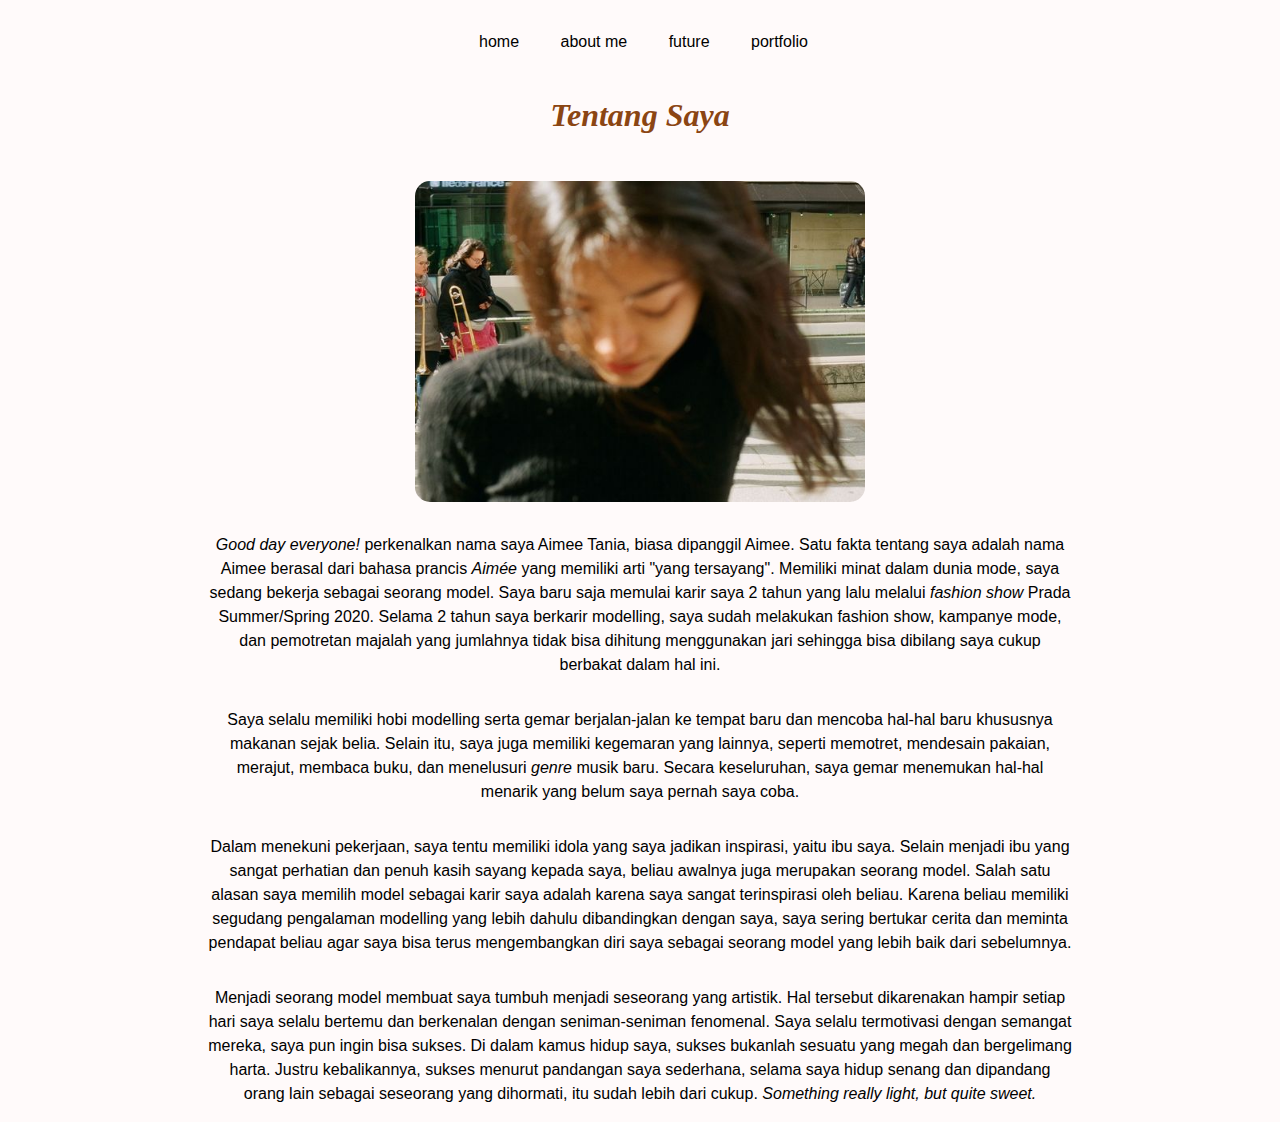
<file: about.html>
<!DOCTYPE html>
<html>
<link rel="shortcut icon" type="x-icon" href="foto/icon2.png">
<link rel="stylesheet" href="secondpage.css">
<head>
	<meta charset="utf-8">
	<meta name="viewport" content="width=device-width, initial-scale=1">
	<title>get to know me!</title>
</head>
<body>
	<nav>
	<a href="index.html">home</a>
	<a href="about.html">about me</a>
	<a href="future.html">future</a>
	<a href="works.html">portfolio</a>
	</nav>
<h1>Tentang Saya</h1>

    <img src="foto/about.jpg" alt="my profile">

<p><i>Good day everyone!</i> perkenalkan nama saya Aimee Tania, biasa dipanggil Aimee. Satu fakta tentang saya adalah nama Aimee berasal dari bahasa prancis <i>Aimée</i> yang memiliki arti "yang tersayang".  Memiliki minat dalam dunia mode, saya sedang bekerja sebagai seorang model. Saya baru saja memulai karir saya 2 tahun yang lalu melalui <i>fashion show</i> Prada Summer/Spring 2020. Selama 2 tahun saya berkarir modelling, saya sudah melakukan fashion show, kampanye mode, dan pemotretan majalah yang jumlahnya tidak bisa dihitung menggunakan jari sehingga bisa dibilang saya cukup berbakat dalam hal ini.</p>

<p>Saya selalu memiliki hobi modelling serta gemar berjalan-jalan ke tempat baru dan mencoba hal-hal baru khususnya makanan sejak belia. Selain itu, saya juga memiliki kegemaran yang lainnya, seperti memotret, mendesain pakaian, merajut, membaca buku, dan menelusuri <i>genre</i> musik baru. Secara keseluruhan, saya gemar menemukan hal-hal menarik yang belum saya pernah saya coba.</p>

<p>Dalam menekuni pekerjaan, saya tentu memiliki idola yang saya jadikan inspirasi, yaitu ibu saya. Selain menjadi ibu yang sangat perhatian dan penuh kasih sayang kepada saya, beliau awalnya juga merupakan seorang model. Salah satu alasan saya memilih model sebagai karir saya adalah karena saya sangat terinspirasi oleh beliau. Karena beliau memiliki segudang pengalaman modelling yang lebih dahulu dibandingkan dengan saya, saya sering bertukar cerita dan meminta pendapat beliau agar saya bisa terus mengembangkan diri saya sebagai seorang model yang lebih baik dari sebelumnya. </p>

<p>Menjadi seorang model membuat saya tumbuh menjadi seseorang yang artistik. Hal tersebut dikarenakan hampir setiap hari saya selalu bertemu dan berkenalan dengan seniman-seniman fenomenal. Saya selalu termotivasi dengan semangat mereka, saya pun ingin bisa sukses. Di dalam kamus hidup saya, sukses bukanlah sesuatu yang megah dan bergelimang harta. Justru kebalikannya, sukses menurut pandangan saya sederhana, selama saya hidup senang dan dipandang orang lain sebagai seseorang yang dihormati, itu sudah lebih dari cukup. <i>Something really light, but quite sweet.</i></p>

</body>
</html>
</file>
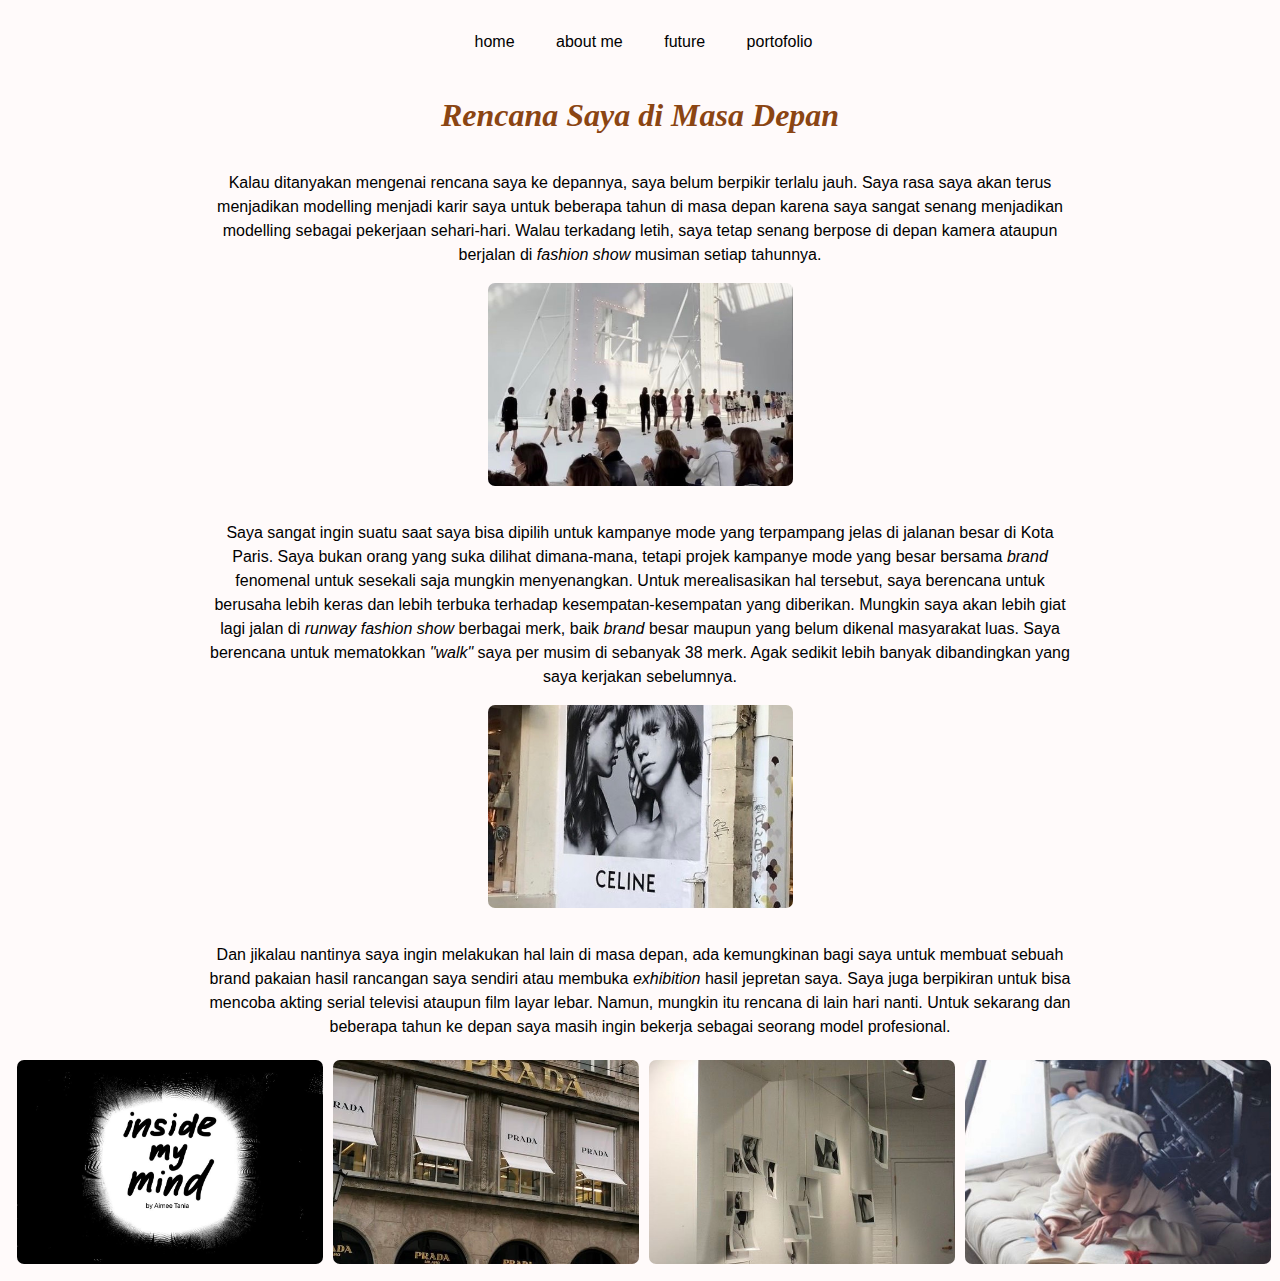
<file: future.html>
<!DOCTYPE html>
<html>
<link rel="shortcut icon" type="x-icon" href="foto/icon3.png">
<link rel="stylesheet" href="thirdpage.css">
<head>
	<meta charset="utf-8">
	<meta name="viewport" content="width=device-width, initial-scale=1">
	<title>my plan ahead!</title>
</head>
<body>
	<nav>
	<a href="index.html">home</a>
	<a href="about.html">about me</a>
	<a href="future.html">future</a>
	<a href="works.html">portofolio</a>
	</nav>
<h1>Rencana Saya di Masa Depan</h1>

<p>Kalau ditanyakan mengenai rencana saya ke depannya, saya belum berpikir terlalu jauh. Saya rasa saya akan terus menjadikan modelling menjadi karir saya untuk beberapa tahun di masa depan karena saya sangat senang menjadikan modelling sebagai pekerjaan sehari-hari. Walau terkadang letih, saya tetap senang berpose di depan kamera ataupun berjalan di <i>fashion show</i> musiman setiap tahunnya.</p>

<div class="container">
	<div class="illust">
	     <img src="foto/modelling-future.jpg" style="width: 100%">
    </div>
</div>

<p>Saya sangat ingin suatu saat saya bisa dipilih untuk kampanye mode yang terpampang jelas di jalanan besar di Kota Paris. Saya bukan orang yang suka dilihat dimana-mana, tetapi projek kampanye mode yang besar bersama <i>brand</i> fenomenal untuk sesekali saja mungkin menyenangkan. Untuk merealisasikan hal tersebut, saya berencana untuk berusaha lebih keras dan lebih terbuka terhadap kesempatan-kesempatan yang diberikan. Mungkin saya akan lebih giat lagi jalan di <i>runway fashion show</i> berbagai merk, baik <i>brand</i> besar maupun yang belum dikenal masyarakat luas. Saya berencana untuk mematokkan <i>"walk"</i> saya per musim di sebanyak 38 merk. Agak sedikit lebih banyak dibandingkan yang saya kerjakan sebelumnya.</p>

<div class="container">
	<div class="illust">
	     <img src="foto/campaign-future.jpg" style="width: 100%">
    </div>
</div>

<p>Dan jikalau nantinya saya ingin melakukan hal lain di masa depan, ada kemungkinan bagi saya untuk membuat sebuah brand pakaian hasil rancangan saya sendiri atau membuka <i>exhibition</i> hasil jepretan saya. Saya juga berpikiran untuk bisa mencoba akting serial televisi ataupun film layar lebar. Namun, mungkin itu rencana di lain hari nanti. Untuk sekarang dan beberapa tahun ke depan saya masih ingin bekerja sebagai seorang model profesional.</p>

<div class="row">
	<div class="column">
	     <img src="foto/brand-future.jpg" width="100%">
	</div>

	<div class="column">
	     <img src="foto/store-future.jpg" width="100%">
	</div>

	<div class="column">
	     <img src="foto/exhibition-future.jpg" width="100%">
	</div>

	<div class="column">
	     <img src="foto/acting-future.jpg" width="100%">
    </div>
</div>

</body>
</html>
</file>
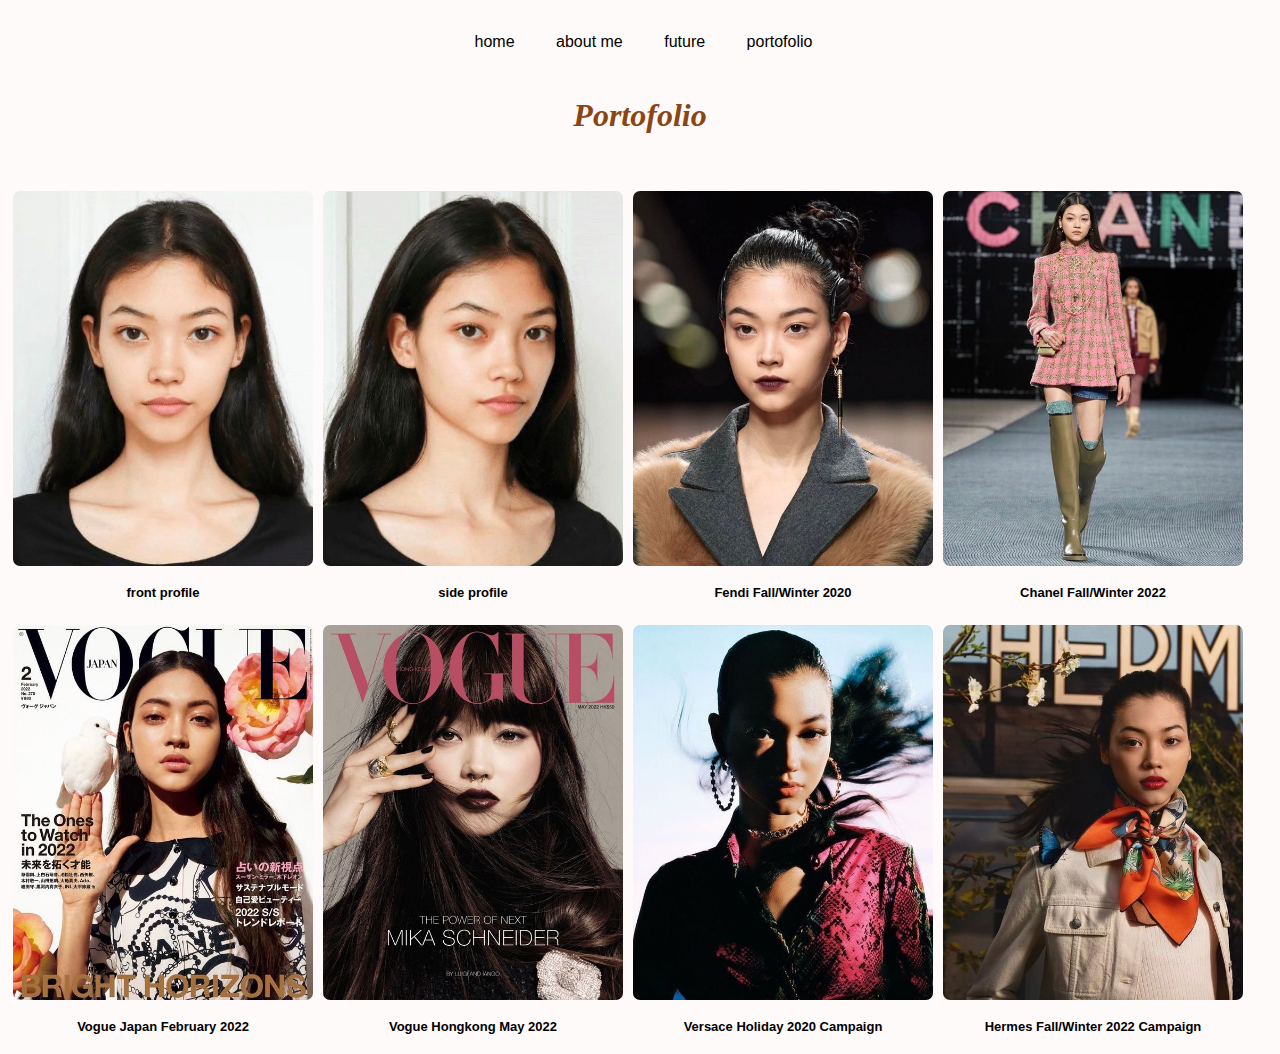
<file: works.html>
<!DOCTYPE html>
<html>
<link rel="shortcut icon" type="x-icon" href="foto/icon4.png">
<link rel="stylesheet" href="fourthpage.css">
<head>
	<meta charset="utf-8">
	<meta name="viewport" content="width=device-width, initial-scale=1">
	<title>here are my works!</title>
</head>
<body>
	<nav>
	<a href="index.html">home</a>
	<a href="about.html">about me</a>
	<a href="future.html">future</a>
	<a href="works.html">portofolio</a>
	</nav>

  <h1>Portofolio</h1>

<div class="modelling">
  <div class="gallery">
  <a target="_blank" href="foto/profile1.jpg">
  	<img src="foto/profile1.jpg" alt="front profile">
  </a>
  <div class="desc">front profile</div>
  </div>

  <div class="gallery">
  <a target="_blank" href="foto/profile2.jpg">
  	<img src="foto/profile2.jpg" alt="side profile">
  </a>
  <div class="desc">side profile</div>
  </div>

  <div class="gallery">
  <a target="_blank" href="foto/fendi-walk.jpg">
  	<img src="foto/fendi-walk.jpg" alt="Fendi Fall/Winter 2020">
  </a>
  <div class="desc">Fendi Fall/Winter 2020</div>
  </div>

  <div class="gallery">
  <a target="_blank" href="foto/chanel-walk.jpg">
  	<img src="foto/chanel-walk.jpg" alt="Chanel Fall/Winter 2022">
  </a>
  <div class="desc">Chanel Fall/Winter 2022</div>
  </div>

  <div class="gallery">
  <a target="_blank" href="foto/vogue-mag2.jpg">
  	<img src="foto/vogue-mag2.jpg" alt="Vogue Japan February 2022">
  </a>
  <div class="desc">Vogue Japan February 2022</div>
  </div>

  <div class="gallery">
  <a target="_blank" href="foto/vogue-mag.jpg">
  	<img src="foto/vogue-mag.jpg" alt="Vogue Hongkong May 2022">
  </a>
  <div class="desc">Vogue Hongkong May 2022</div>
  </div>

  <div class="gallery">
  <a target="_blank" href="foto/versace-campaign.jpg">
  	<img src="foto/versace-campaign.jpg" alt="Versace Holiday 2020 Campaign">
  </a>
  <div class="desc">Versace Holiday 2020 Campaign</div>
  </div>

  <div class="gallery">
  <a target="_blank" href="foto/hermes-campaign.jpg">
  	<img src="foto/hermes-campaign.jpg" alt="Hermes Fall/Winter 2022 Campaign">
  </a>
  <div class="desc">Hermes Fall/Winter 2022 Campaign</div>
  </div>
</div>


</body>
</html>
</file>
<file: secondpage.css>
body {
	background-color: snow;
}

nav {
	text-align: center;
	font-family: arial;
	padding: 25px 30px;
}

nav a {
	margin-left: 7px;
	text-decoration: none;
	color: black;
	padding: 6px 15px;
}

a:visited {
	color: black;
}

a:hover {
	background-color: teal;
	color: snow;
	border-radius: 20px;
}

h1 {
	text-align: center;
	font-family: garamond;
	color: saddlebrown;
	font-weight: bold;
	font-style: italic;
	padding-bottom: 25px;
}

img {
	border-radius: 15px;
	width: 450px;
	display: block;
	margin-left: auto;
	margin-right: auto;
}

p{
	padding-top: 15px;
	text-align: center;
	font-family: arial;
	line-height: 1.5;
	padding-left: 200px;
	padding-right: 200px;
}

::-webkit-scrollbar
{
	width: 6px;
}

::-webkit-scrollbar-thumb
{
	background-color: teal;
	border-radius: 6px;
}
</file>
<file: thirdpage.css>
body {
	background-color: snow;
}
nav {
	text-align: center;
	font-family: arial;
	padding: 25px 30px;
}

nav a {
	margin-left: 7px;
	text-decoration: none;
	color: black;
	padding: 6px 15px;
}

a:visited {
	color: black;
}

a:hover {
	background-color: teal;
	color: snow;
	border-radius: 20px;
}

h1 {
	text-align: center;
	font-family: garamond;
	color: saddlebrown;
	font-weight: bold;
	font-style: italic;
}

p {
	padding-top: 15px;
	text-align: center;
	font-family: arial;
	line-height: 1.5;
	padding-left: 200px;
	padding-right: 200px
}

* {
	box-sizing: border-box;
}

div.illust {
	width: 305px;
	display: block;
	margin-left: auto;
	margin-right: auto;
}

div.container img {
	border-radius: 7px;
}

div.column {
	float: left;
	width: 25%;
	padding: 5px;
}

div.column img {
	border-radius: 7px;
	margin-left: 4px;
	margin-right: 4px;
	display: inline-block;
}

div.row {
	content: "";
	display: table;
	clear: both;
}

::-webkit-scrollbar
{
	width: 6px;
}

::-webkit-scrollbar-thumb
{
	background-color: teal;
	border-radius: 6px;
}
</file>
<file: fourthpage.css>
body {
	background-color: snow;
}
nav {
	text-align: center;
	font-family: arial;
	padding: 25px 30px;
}

nav a {
	margin-left: 7px;
	text-decoration: none;
	color: black;
	padding: 6px 15px;
}

a:visited {
	color: black;
}

a:hover {
	background-color: teal;
	color: snow;
	border-radius: 20px;
}

h1 {
	text-align: center;
	font-family: garamond;
	color: saddlebrown;
	font-weight: bold;
	font-style: italic;
}

div.modelling {
	padding-top: 30px;
	text-align: center;
	font-family: arial;
	font-weight: bold;
}

img {
  border-radius: 7px;
}

div.gallery img {
  width: 100%;
  height: auto;
}

div.desc {
  padding: 15px;
  text-align: center;
  font-family: arial;
  font-size: small;
}

div.gallery {
  float: left;
  margin: 5px;
  width: 300px;
  height: auto;
}

::-webkit-scrollbar
{
	width: 6px;
}

::-webkit-scrollbar-thumb
{
	background-color: teal;
	border-radius: 6px;
}

::-webkit-scrollbar-track
{
	background-color: teal, transparent;
}
</file>
